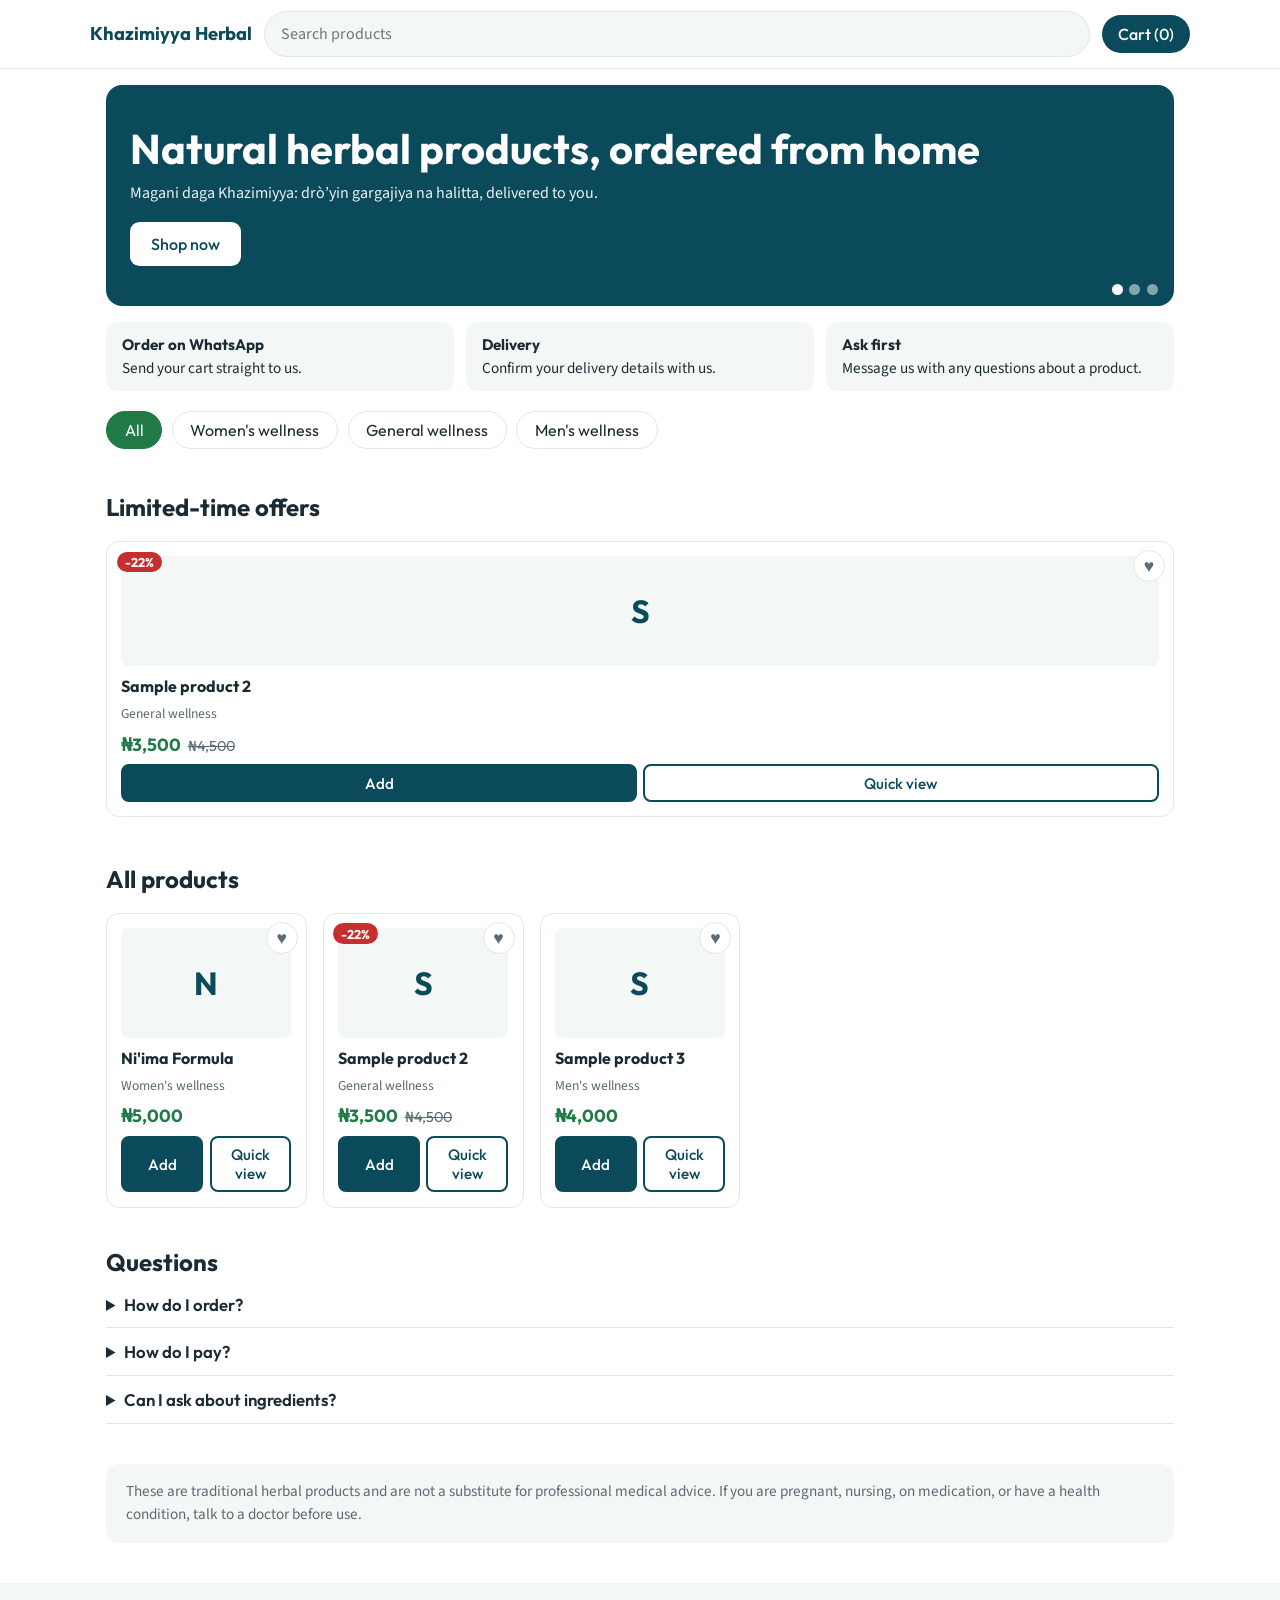
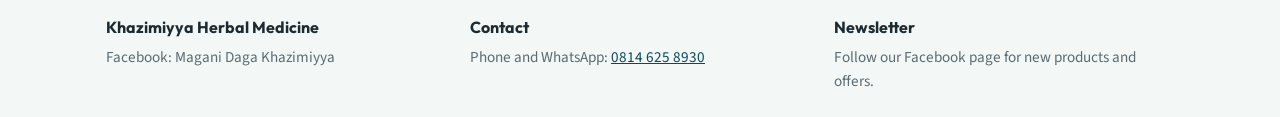
<file: index.html>
<!DOCTYPE html>
<html lang="en">
<head>
<meta charset="utf-8">
<meta name="color-scheme" content="light">
<meta name="viewport" content="width=device-width, initial-scale=1, viewport-fit=cover">
<title>Khazimiyya Herbal Medicine</title>
<meta name="description" content="Traditional herbal products from Khazimiyya Herbal Medicine. Order on WhatsApp.">
<link rel="preconnect" href="https://fonts.googleapis.com">
<link rel="preconnect" href="https://fonts.gstatic.com" crossorigin>
<link href="https://fonts.googleapis.com/css2?family=Outfit:wght@500;700&family=Source+Sans+3:wght@400;600&display=swap" rel="stylesheet">
<link rel="stylesheet" href="style.css">
</head>
<body>
<header class="top"><div class="wrap bar">
 <a class="brand" href="#top">Khazimiyya Herbal</a>
 <input id="q" type="search" placeholder="Search products" aria-label="Search products">
 <button class="cartbtn" id="open" type="button">Cart (<span id="count">0</span>)</button>
</div></header>

<main class="wrap" id="top">
 <div class="hero" aria-roledescription="carousel" aria-label="Highlights">
  <div class="slide s1 on"><h1>Natural herbal products, ordered from home</h1><p>Magani daga Khazimiyya: dr&ograve;&rsquo;yin gargajiya na halitta, delivered to you.</p><a class="cta" href="#all">Shop now</a></div>
  <div class="slide s2"><h1>Limited-time offers</h1><p>Save on selected products while stock lasts.</p><a class="cta" href="#offers">See offers</a></div>
  <div class="slide s3"><h1>Sell with us</h1><p>Make or supply herbal products? Ask about listing them here.</p><a class="cta" id="sellink" href="#">Message us</a></div>
  <div class="dots" id="dots"></div>
 </div>
 <div class="trust">
  <div><b>Order on WhatsApp</b>Send your cart straight to us.</div>
  <div><b>Delivery</b>Confirm your delivery details with us.</div>
  <div><b>Ask first</b>Message us with any questions about a product.</div>
 </div>
 <div class="cats" id="cats" role="group" aria-label="Categories"></div>

 <section id="offers" hidden><div class="sh"><h2>Limited-time offers</h2></div><div class="row" id="offrow"></div></section>
 <section id="all"><div class="sh"><h2>All products</h2></div><div class="grid" id="grid"></div></section>

 <section><h2>Questions</h2>
  <details><summary>How do I order?</summary><p>Add products to your cart, enter your name, phone and address, then tap Order on WhatsApp. We reply to confirm price, payment and delivery.</p></details>
  <details><summary>How do I pay?</summary><p>Payment is agreed with us on WhatsApp after you send your order.</p></details>
  <details><summary>Can I ask about ingredients?</summary><p>Yes. Message us on WhatsApp before ordering and we will answer your questions.</p></details>
 </section>
 <p class="note">These are traditional herbal products and are not a substitute for professional medical advice. If you are pregnant, nursing, on medication, or have a health condition, talk to a doctor before use.</p>
</main>

<footer><div class="wrap">
 <div><h3>Khazimiyya Herbal Medicine</h3>Facebook: Magani Daga Khazimiyya</div>
 <div><h3>Contact</h3>Phone and WhatsApp: <a href="tel:08146258930">0814 625 8930</a></div>
 <div><h3>Newsletter</h3>Follow our Facebook page for new products and offers.</div>
</div></footer>

<nav class="nav" aria-label="Quick links"><a href="#top">Home</a><a href="#all">Shop</a><button id="open2" type="button">Cart</button><a id="wa2" href="#">Contact</a></nav>

<dialog id="qvd"><h3 id="qn" style="margin:0 0 .3rem"></h3><div class="cat" id="qc"></div><p id="qd"></p><div class="price" id="qp"></div><div class="acts" style="margin-top:1rem"><button class="add" id="qa" type="button">Add to cart</button><button class="qv" id="qx" type="button">Close</button></div></dialog>

<aside id="drawer" aria-label="Your cart" aria-hidden="true">
 <button class="close" id="close" type="button">Close</button>
 <h2 style="margin:0">Your cart</h2>
 <div id="items"></div>
 <div class="line"><b>Total</b><b id="total">&#8358;0</b></div>
 <label>Your name<input id="nm" autocomplete="name"></label>
 <label>Your phone number<input id="ph" type="tel" autocomplete="tel"></label>
 <label>Delivery address<textarea id="ad" rows="2" autocomplete="street-address"></textarea></label>
 <button class="go" id="order" type="button">Order on WhatsApp</button>
 <p id="msg" style="margin:0;color:var(--mut)" aria-live="polite"></p>
</aside>

<script src="app.js"></script>
</body>
</html>
</file>
<file: style.css>
:root{--bg:#FFFFFF;--tint:#F3F7F6;--ink:#1B2B34;--mut:#5A6B73;--teal:#0B4A5A;--leaf:#1F7A45;--red:#C62F2F;--line:#E1E8E6;--on:#FFFFFF;color-scheme:light;
 box-sizing:border-box;padding-top:env(safe-area-inset-top,0px);padding-bottom:env(safe-area-inset-bottom,0px)}
*,*::before,*::after{box-sizing:inherit}
html{scroll-padding-top:5rem;scroll-behavior:smooth}
body{margin:0;background:var(--bg);color:var(--ink);font:400 1rem/1.55 "Source Sans 3",Arial,sans-serif;padding-bottom:4.5rem}
h1,h2,h3,.brand,button,.price,.cta{font-family:Outfit,"Trebuchet MS",Arial,sans-serif}
.wrap{max-width:1100px;margin:0 auto;padding:0 1rem}
[hidden]{display:none!important}
button:focus-visible,a:focus-visible,input:focus-visible,textarea:focus-visible,summary:focus-visible{outline:3px solid var(--leaf);outline-offset:2px}
header.top{position:sticky;top:0;z-index:5;background:var(--bg);border-bottom:1px solid var(--line)}
.bar{display:flex;align-items:center;gap:.75rem;padding:.7rem 0}
.brand{font-weight:700;font-size:1.15rem;color:var(--teal);white-space:nowrap;text-decoration:none}
#q{flex:1;min-width:0;font:inherit;padding:.6rem 1rem;border:1px solid var(--line);border-radius:2rem;background:var(--tint);color:var(--ink)}
.cartbtn{background:var(--teal);color:var(--on);border:0;border-radius:2rem;padding:.55rem 1rem;font-size:1rem;font-weight:500;cursor:pointer;white-space:nowrap}
.hero{position:relative;margin-top:1rem;border-radius:1rem;overflow:hidden}
.slide{display:none;padding:2.5rem 1.5rem;min-height:210px;color:#fff;align-content:center}
.slide.on{display:grid}
.slide h1{margin:0 0 .5rem;font-size:clamp(1.6rem,5vw,2.6rem);line-height:1.15}
.slide p{margin:0 0 1rem;max-width:30rem;opacity:.92}
.s1{background:#0B4A5A}.s2{background:#1F7A45}.s3{background:#22343F}
.cta{display:inline-block;background:#fff;color:#0B4A5A;text-decoration:none;font-weight:500;padding:.6rem 1.3rem;border-radius:.6rem;border:0;cursor:pointer;font-size:1rem;width:fit-content}
.dots{position:absolute;bottom:.7rem;right:1rem;display:flex;gap:.4rem}
.dots button{width:.7rem;height:.7rem;border-radius:50%;border:0;background:rgba(255,255,255,.5);padding:0;cursor:pointer}
.dots button[aria-current="true"]{background:#fff}
.trust{display:grid;grid-template-columns:repeat(auto-fit,minmax(200px,1fr));gap:.75rem;margin-top:1rem}
.trust div{background:var(--tint);border-radius:.7rem;padding:.7rem 1rem;font-size:.95rem}
.trust b{display:block;font-family:Outfit,Arial,sans-serif}
.cats{display:flex;gap:.6rem;overflow-x:auto;padding:1.25rem 0 .25rem;scrollbar-width:thin}
.chip{flex:none;border:1px solid var(--line);background:var(--bg);color:var(--ink);border-radius:2rem;padding:.5rem 1.1rem;font-size:1rem;cursor:pointer}
.chip[aria-pressed="true"]{background:var(--leaf);color:var(--on);border-color:var(--leaf)}
section{padding-top:2.25rem}
.sh{display:flex;justify-content:space-between;align-items:baseline;margin-bottom:.9rem}
h2{font-size:1.5rem;margin:0}
.sh a{color:var(--teal);font-weight:600}
.row{display:grid;grid-auto-flow:column;grid-auto-columns:minmax(200px,1fr);gap:1rem;overflow-x:auto;scroll-snap-type:x proximity;padding-bottom:.5rem}
.row .card{scroll-snap-align:start}
.grid{display:grid;grid-template-columns:repeat(auto-fill,minmax(200px,1fr));gap:1rem}
.card{border:1px solid var(--line);border-radius:.8rem;padding:.9rem;display:flex;flex-direction:column;gap:.4rem;position:relative;background:var(--bg)}
.ph{height:110px;border-radius:.5rem;background:var(--tint);display:grid;place-items:center;font:700 2rem Outfit,Arial,sans-serif;color:var(--teal)}
.card h3{margin:.2rem 0 0;font-size:1rem;line-height:1.3}
.cat{color:var(--mut);font-size:.85rem}
.price{font-weight:700;font-size:1.1rem;color:var(--leaf)}
.price s{color:var(--mut);font-weight:400;font-size:.9rem;margin-left:.4rem}
.badge{position:absolute;top:.6rem;left:.6rem;background:var(--red);color:#fff;font:700 .8rem Outfit,Arial,sans-serif;padding:.15rem .5rem;border-radius:1rem}
.heart{position:absolute;top:.5rem;right:.5rem;width:2rem;height:2rem;border-radius:50%;border:1px solid var(--line);background:var(--bg);color:var(--mut);cursor:pointer;font-size:1.1rem;line-height:1}
.heart[aria-pressed="true"]{color:var(--red)}
.acts{display:flex;gap:.4rem;margin-top:auto}
.add,.qv{flex:1;border-radius:.5rem;padding:.45rem;font-size:.95rem;font-weight:500;cursor:pointer}
.add{background:var(--teal);color:var(--on);border:2px solid var(--teal)}
.qv{background:transparent;color:var(--teal);border:2px solid var(--teal)}
.empty{color:var(--mut)}
details{border-bottom:1px solid var(--line);padding:.8rem 0}
summary{cursor:pointer;font:600 1.05rem Outfit,Arial,sans-serif}
details p{margin:.5rem 0 0;color:var(--mut)}
.note{background:var(--tint);border-radius:.8rem;padding:1rem 1.25rem;color:var(--mut);font-size:.95rem;margin-top:2.5rem}
footer{margin-top:2.5rem;background:var(--tint);padding:2rem 0 1.5rem;color:var(--mut);font-size:.95rem}
footer .wrap{display:grid;grid-template-columns:repeat(auto-fit,minmax(200px,1fr));gap:1.5rem}
footer h3{margin:0 0 .4rem;color:var(--ink);font-size:1rem}
footer a{color:var(--teal)}
.nav{position:fixed;left:0;right:0;bottom:0;background:var(--bg);border-top:1px solid var(--line);display:flex;justify-content:space-around;padding:.4rem 0 calc(.4rem + env(safe-area-inset-bottom,0px));z-index:6}
.nav a,.nav button{background:none;border:0;color:var(--ink);text-decoration:none;font:500 .85rem Outfit,Arial,sans-serif;padding:.4rem .8rem;cursor:pointer}
@media (min-width:800px){.nav{display:none}body{padding-bottom:0}}
#drawer{position:fixed;top:0;right:0;height:100%;width:min(400px,100%);background:var(--bg);border-left:1px solid var(--line);padding:calc(1.25rem + env(safe-area-inset-top,0px)) 1.25rem calc(1.25rem + env(safe-area-inset-bottom,0px));transform:translateX(100%);transition:transform .25s;display:flex;flex-direction:column;gap:.7rem;z-index:10;overflow-y:auto}
#drawer.open{transform:none}
@media (prefers-reduced-motion:reduce){#drawer{transition:none}html{scroll-behavior:auto}}
#drawer h2{font-size:1.4rem}
.line{display:flex;justify-content:space-between;align-items:center;gap:.5rem;border-bottom:1px solid var(--line);padding:.5rem 0}
.qty button{width:2rem;height:2rem;border-radius:50%;border:1px solid var(--line);background:var(--tint);color:var(--ink);cursor:pointer}
input,textarea{width:100%;font:inherit;padding:.6rem;border:1px solid var(--line);border-radius:.5rem;background:var(--bg);color:var(--ink)}
#q{width:auto}
.close{align-self:flex-end;background:none;border:0;color:var(--mut);font-size:1rem;cursor:pointer}
.go{display:inline-block;background:var(--leaf);color:var(--on);border:0;border-radius:.6rem;padding:.8rem 1.4rem;font:500 1.05rem Outfit,Arial,sans-serif;cursor:pointer;text-decoration:none}
dialog{border:1px solid var(--line);border-radius:1rem;background:var(--bg);color:var(--ink);max-width:420px;width:calc(100% - 2rem);padding:1.25rem}
dialog::backdrop{background:rgba(0,0,0,.5)}
.ph{overflow:hidden}.ph img{width:100%;height:100%;object-fit:cover}
</file>
